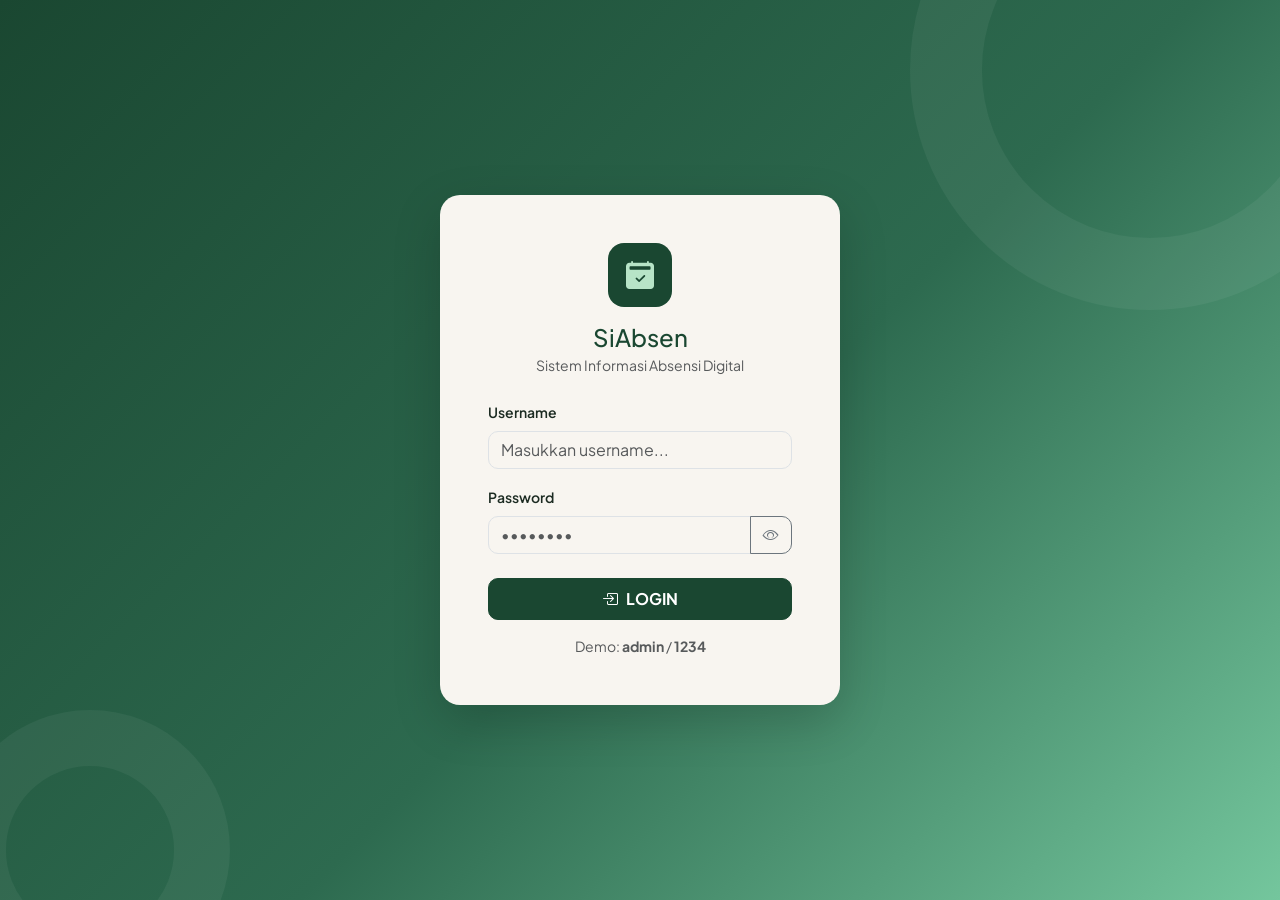
<file: index.html>
<!DOCTYPE html>
<html lang="id">
<head>
  <meta charset="UTF-8" />
  <meta name="viewport" content="width=device-width, initial-scale=1.0" />
  <title>Login — SiAbsen</title>
  <link href="https://cdn.jsdelivr.net/npm/bootstrap@5.3.3/dist/css/bootstrap.min.css" rel="stylesheet" />
  <link href="https://cdn.jsdelivr.net/npm/bootstrap-icons@1.11.3/font/bootstrap-icons.min.css" rel="stylesheet" />
  <link href="https://fonts.googleapis.com/css2?family=Plus+Jakarta+Sans:wght@400;500;600;700;800&family=JetBrains+Mono:wght@400;600&display=swap" rel="stylesheet" />
  <link rel="stylesheet" href="css/custom.css" />
</head>
<body>

<div class="login-page">
  <!-- Bootstrap Card -->
  <div class="card border-0 shadow-lg animate-in" style="width:100%; max-width:400px; border-radius:1.25rem !important; z-index:2;">
    <div class="card-body p-5">

      <!-- Logo -->
      <div class="text-center mb-4">
        <div class="login-icon-wrap mb-3">
          <i class="bi bi-calendar2-check-fill"></i>
        </div>
        <h4 class="fw-black mb-1" style="color:var(--green-dark);">SiAbsen</h4>
        <p class="text-muted small mb-0">Sistem Informasi Absensi Digital</p>
      </div>

      <!-- Alert Error (Bootstrap alert) -->
      <div class="alert alert-danger d-none py-2 small" id="login-error" role="alert"></div>

      <!-- Form -->
      <div class="mb-3">
        <label for="inp-username" class="form-label fw-semibold small">Username</label>
        <input
          type="text"
          class="form-control"
          id="inp-username"
          placeholder="Masukkan username..."
          autocomplete="username"
        />
      </div>

      <div class="mb-4">
        <label for="inp-password" class="form-label fw-semibold small">Password</label>
        <!-- Bootstrap Input Group untuk toggle password -->
        <div class="input-group">
          <input
            type="password"
            class="form-control"
            id="inp-password"
            placeholder="••••••••"
            autocomplete="current-password"
          />
          <button class="btn btn-outline-secondary" type="button" id="toggle-pass">
            <i class="bi bi-eye"></i>
          </button>
        </div>
      </div>

      <!-- Bootstrap btn-primary (warna override via CSS var) -->
      <button
        class="btn btn-primary w-100 fw-bold py-2"
        style="background:var(--green-dark); border-color:var(--green-dark);"
        onclick="handleLogin()"
      >
        <i class="bi bi-box-arrow-in-right me-2"></i>LOGIN
      </button>

      <p class="text-center text-muted small mt-3 mb-0">
        Demo: <strong>admin</strong> / <strong>1234</strong>
      </p>

    </div>
  </div>
</div>

<script src="https://cdn.jsdelivr.net/npm/bootstrap@5.3.3/dist/js/bootstrap.bundle.min.js"></script>
<script src="js/data.js"></script>
<script src="js/auth.js"></script>
</body>
</html>
</file>
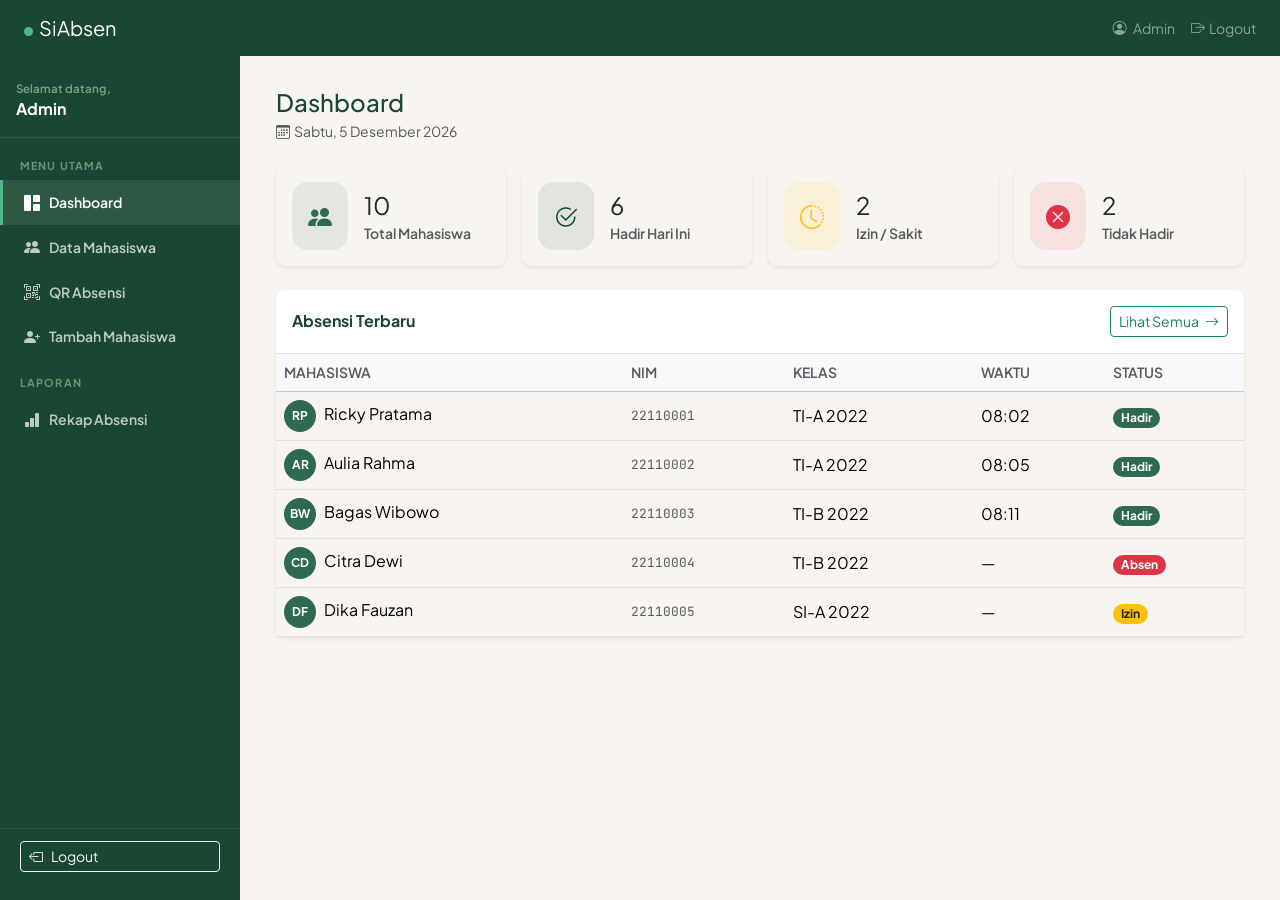
<file: dashboard.html>
<!DOCTYPE html>
<html lang="id">
<head>
  <meta charset="UTF-8" />
  <meta name="viewport" content="width=device-width, initial-scale=1.0" />
  <title>Dashboard — SiAbsen</title>
  <link href="https://cdn.jsdelivr.net/npm/bootstrap@5.3.3/dist/css/bootstrap.min.css" rel="stylesheet" />
  <link href="https://cdn.jsdelivr.net/npm/bootstrap-icons@1.11.3/font/bootstrap-icons.min.css" rel="stylesheet" />
  <link href="https://fonts.googleapis.com/css2?family=Plus+Jakarta+Sans:wght@400;500;600;700;800&family=JetBrains+Mono:wght@400;600&display=swap" rel="stylesheet" />
  <link rel="stylesheet" href="css/custom.css" />
</head>
<body>

<!-- Bootstrap Navbar -->
<nav class="navbar px-4" style="height:var(--topbar-h); background:var(--green-dark);">
  <a class="navbar-brand fw-black text-white" href="dashboard.html">
    <span class="dot"></span>SiAbsen
  </a>
  <div class="d-flex align-items-center gap-3">
    <span class="text-white-50 small">
      <i class="bi bi-person-circle me-1"></i>
      <span id="topbar-username">Admin</span>
    </span>
    <a href="#" class="text-white-50 small text-decoration-none" onclick="handleLogout()">
      <i class="bi bi-box-arrow-right me-1"></i>Logout
    </a>
  </div>
</nav>

<div class="app-shell">
  <div id="sidebar-container"></div>

  <main class="main-content animate-in">

    <!-- Page Heading -->
    <h4 class="fw-black mb-1" style="color:var(--green-dark);">Dashboard</h4>
    <p class="text-muted small mb-4">
      <i class="bi bi-calendar3 me-1"></i><span id="dash-date"></span>
    </p>

    <!-- Stat Cards — Bootstrap Cards dalam grid -->
    <div class="row g-3 mb-4">
      <div class="col-lg-3 col-sm-6">
        <div class="card border-0 shadow-sm h-100">
          <div class="card-body d-flex align-items-center gap-3">
            <div class="rounded-3 p-3 bg-success bg-opacity-10 text-success fs-4">
              <i class="bi bi-people-fill"></i>
            </div>
            <div>
              <div class="fs-4 fw-black" id="stat-total">—</div>
              <div class="text-muted small fw-semibold">Total Mahasiswa</div>
            </div>
          </div>
        </div>
      </div>
      <div class="col-lg-3 col-sm-6">
        <div class="card border-0 shadow-sm h-100">
          <div class="card-body d-flex align-items-center gap-3">
            <div class="rounded-3 p-3 bg-primary bg-opacity-10 text-primary fs-4">
              <i class="bi bi-check2-circle"></i>
            </div>
            <div>
              <div class="fs-4 fw-black" id="stat-hadir">—</div>
              <div class="text-muted small fw-semibold">Hadir Hari Ini</div>
            </div>
          </div>
        </div>
      </div>
      <div class="col-lg-3 col-sm-6">
        <div class="card border-0 shadow-sm h-100">
          <div class="card-body d-flex align-items-center gap-3">
            <div class="rounded-3 p-3 bg-warning bg-opacity-10 text-warning fs-4">
              <i class="bi bi-clock-history"></i>
            </div>
            <div>
              <div class="fs-4 fw-black" id="stat-izin">—</div>
              <div class="text-muted small fw-semibold">Izin / Sakit</div>
            </div>
          </div>
        </div>
      </div>
      <div class="col-lg-3 col-sm-6">
        <div class="card border-0 shadow-sm h-100">
          <div class="card-body d-flex align-items-center gap-3">
            <div class="rounded-3 p-3 bg-danger bg-opacity-10 text-danger fs-4">
              <i class="bi bi-x-circle-fill"></i>
            </div>
            <div>
              <div class="fs-4 fw-black" id="stat-absen">—</div>
              <div class="text-muted small fw-semibold">Tidak Hadir</div>
            </div>
          </div>
        </div>
      </div>
    </div>

    <!-- Tabel Absensi — Bootstrap Table -->
    <div class="card border-0 shadow-sm">
      <div class="card-header bg-white border-bottom d-flex justify-content-between align-items-center py-3">
        <span class="fw-bold" style="color:var(--green-dark);">Absensi Terbaru</span>
        <a href="mahasiswa.html" class="btn btn-sm btn-outline-success">
          Lihat Semua <i class="bi bi-arrow-right ms-1"></i>
        </a>
      </div>
      <div class="table-responsive">
        <table class="table table-hover align-middle mb-0">
          <thead class="table-light">
            <tr>
              <th class="text-uppercase small text-muted fw-semibold">Mahasiswa</th>
              <th class="text-uppercase small text-muted fw-semibold">NIM</th>
              <th class="text-uppercase small text-muted fw-semibold">Kelas</th>
              <th class="text-uppercase small text-muted fw-semibold">Waktu</th>
              <th class="text-uppercase small text-muted fw-semibold">Status</th>
            </tr>
          </thead>
          <tbody id="dash-tbody"></tbody>
        </table>
      </div>
    </div>

  </main>
</div>

<script src="https://cdn.jsdelivr.net/npm/bootstrap@5.3.3/dist/js/bootstrap.bundle.min.js"></script>
<script src="js/data.js"></script>
<script src="js/auth.js"></script>
<script src="js/app.js"></script>
<script>
  loadSidebar();
  populateTopbarUser();
  initDashboard();
</script>
</body>
</html>
</file>
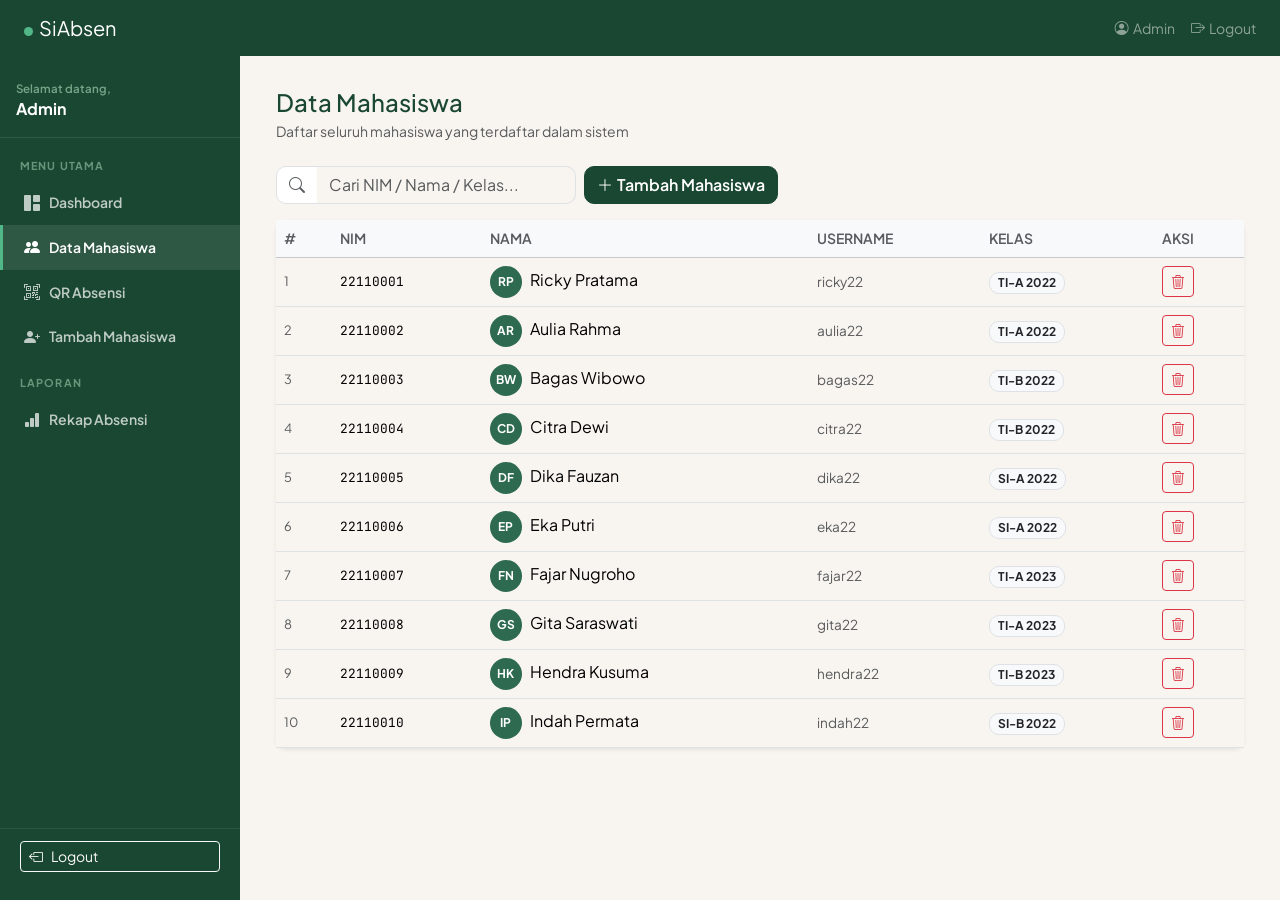
<file: mahasiswa.html>
<!DOCTYPE html>
<html lang="id">
<head>
  <meta charset="UTF-8" />
  <meta name="viewport" content="width=device-width, initial-scale=1.0" />
  <title>Data Mahasiswa — SiAbsen</title>
  <link href="https://cdn.jsdelivr.net/npm/bootstrap@5.3.3/dist/css/bootstrap.min.css" rel="stylesheet" />
  <link href="https://cdn.jsdelivr.net/npm/bootstrap-icons@1.11.3/font/bootstrap-icons.min.css" rel="stylesheet" />
  <link href="https://fonts.googleapis.com/css2?family=Plus+Jakarta+Sans:wght@400;500;600;700;800&family=JetBrains+Mono:wght@400;600&display=swap" rel="stylesheet" />
  <link rel="stylesheet" href="css/custom.css" />
</head>
<body>

<nav class="navbar px-4" style="height:var(--topbar-h); background:var(--green-dark);">
  <a class="navbar-brand fw-black text-white" href="dashboard.html">
    <span class="dot"></span>SiAbsen
  </a>
  <div class="d-flex align-items-center gap-3">
    <span class="text-white-50 small"><i class="bi bi-person-circle me-1"></i><span id="topbar-username">Admin</span></span>
    <a href="#" class="text-white-50 small text-decoration-none" onclick="handleLogout()"><i class="bi bi-box-arrow-right me-1"></i>Logout</a>
  </div>
</nav>

<div class="app-shell">
  <div id="sidebar-container"></div>

  <main class="main-content animate-in">
    <h4 class="fw-black mb-1" style="color:var(--green-dark);">Data Mahasiswa</h4>
    <p class="text-muted small mb-4">Daftar seluruh mahasiswa yang terdaftar dalam sistem</p>

    <!-- Toolbar: Bootstrap Input Group + btn -->
    <div class="d-flex flex-wrap gap-2 mb-3 align-items-center">
      <div class="input-group" style="max-width:300px;">
        <span class="input-group-text bg-white"><i class="bi bi-search text-muted"></i></span>
        <input
          type="text"
          class="form-control border-start-0"
          placeholder="Cari NIM / Nama / Kelas..."
          oninput="onSearchMhs(this.value)"
        />
      </div>
      <a href="register.html" class="btn btn-success fw-semibold" style="background:var(--green-dark); border-color:var(--green-dark);">
        <i class="bi bi-plus-lg me-1"></i>Tambah Mahasiswa
      </a>
    </div>

    <!-- Bootstrap Table -->
    <div class="card border-0 shadow-sm">
      <div class="table-responsive">
        <table class="table table-hover align-middle mb-0">
          <thead class="table-light">
            <tr>
              <th class="text-uppercase small text-muted fw-semibold">#</th>
              <th class="text-uppercase small text-muted fw-semibold">NIM</th>
              <th class="text-uppercase small text-muted fw-semibold">Nama</th>
              <th class="text-uppercase small text-muted fw-semibold">Username</th>
              <th class="text-uppercase small text-muted fw-semibold">Kelas</th>
              <th class="text-uppercase small text-muted fw-semibold">Aksi</th>
            </tr>
          </thead>
          <tbody id="mhs-tbody"></tbody>
        </table>
      </div>
    </div>

  </main>
</div>

<script src="https://cdn.jsdelivr.net/npm/bootstrap@5.3.3/dist/js/bootstrap.bundle.min.js"></script>
<script src="js/data.js"></script>
<script src="js/auth.js"></script>
<script src="js/app.js"></script>
<script>
  loadSidebar();
  populateTopbarUser();
  initMahasiswaPage();
</script>
</body>
</html>
</file>
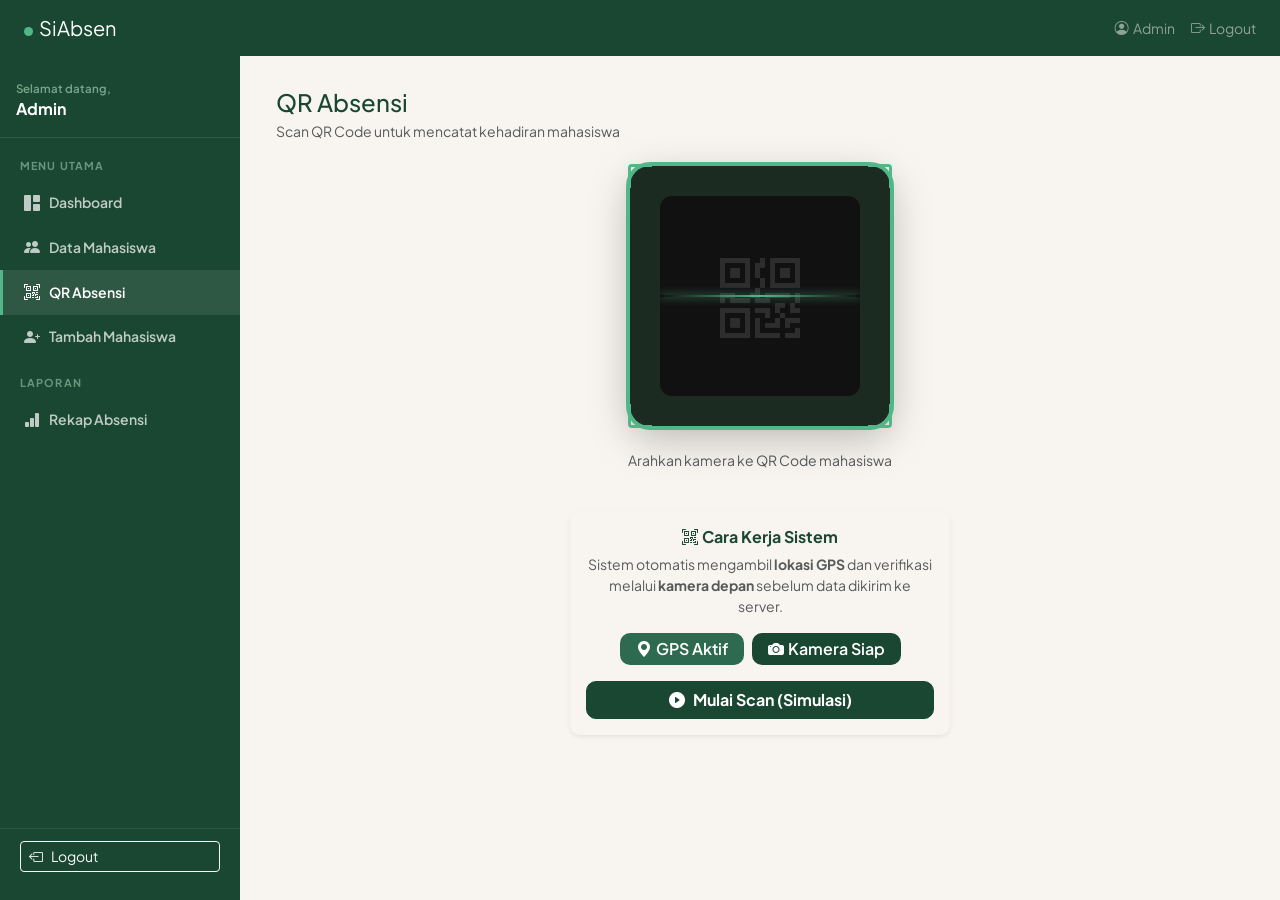
<file: qrscan.html>
<!DOCTYPE html>
<html lang="id">
<head>
  <meta charset="UTF-8" />
  <meta name="viewport" content="width=device-width, initial-scale=1.0" />
  <title>QR Absensi — SiAbsen</title>
  <link href="https://cdn.jsdelivr.net/npm/bootstrap@5.3.3/dist/css/bootstrap.min.css" rel="stylesheet" />
  <link href="https://cdn.jsdelivr.net/npm/bootstrap-icons@1.11.3/font/bootstrap-icons.min.css" rel="stylesheet" />
  <link href="https://fonts.googleapis.com/css2?family=Plus+Jakarta+Sans:wght@400;500;600;700;800&family=JetBrains+Mono:wght@400;600&display=swap" rel="stylesheet" />
  <link rel="stylesheet" href="css/custom.css" />
</head>
<body>

<nav class="navbar px-4" style="height:var(--topbar-h); background:var(--green-dark);">
  <a class="navbar-brand fw-black text-white" href="dashboard.html">
    <span class="dot"></span>SiAbsen
  </a>
  <div class="d-flex align-items-center gap-3">
    <span class="text-white-50 small"><i class="bi bi-person-circle me-1"></i><span id="topbar-username">Admin</span></span>
    <a href="#" class="text-white-50 small text-decoration-none" onclick="handleLogout()"><i class="bi bi-box-arrow-right me-1"></i>Logout</a>
  </div>
</nav>

<div class="app-shell">
  <div id="sidebar-container"></div>

  <main class="main-content animate-in">
    <h4 class="fw-black mb-1" style="color:var(--green-dark);">QR Absensi</h4>
    <p class="text-muted small mb-4">Scan QR Code untuk mencatat kehadiran mahasiswa</p>

    <div class="d-flex flex-column align-items-center gap-4">

      <!-- QR Frame -->
      <div class="qr-frame-outer">
        <div class="qr-corner tl"></div>
        <div class="qr-corner tr"></div>
        <div class="qr-corner bl"></div>
        <div class="qr-corner br"></div>
        <div class="qr-frame-inner">
          <div class="qr-scan-line"></div>
          <i class="bi bi-qr-code" style="font-size:5rem; color:rgba(255,255,255,0.12);"></i>
        </div>
      </div>

      <p class="text-muted small text-center">Arahkan kamera ke QR Code mahasiswa</p>

      <!-- Bootstrap Card untuk info -->
      <div class="card border-0 shadow-sm" style="max-width:380px; width:100%;">
        <div class="card-body text-center">
          <h6 class="fw-bold mb-2" style="color:var(--green-dark);">
            <i class="bi bi-qr-code-scan me-1"></i>Cara Kerja Sistem
          </h6>
          <p class="text-muted small mb-3">
            Sistem otomatis mengambil <strong>lokasi GPS</strong> dan verifikasi melalui
            <strong>kamera depan</strong> sebelum data dikirim ke server.
          </p>

          <!-- Bootstrap Badges untuk status -->
          <div class="d-flex justify-content-center gap-2 mb-3">
            <span class="badge text-bg-success fs-6 fw-semibold px-3 py-2">
              <i class="bi bi-geo-alt-fill me-1"></i>GPS Aktif
            </span>
            <span class="badge text-bg-primary fs-6 fw-semibold px-3 py-2">
              <i class="bi bi-camera-fill me-1"></i>Kamera Siap
            </span>
          </div>

          <!-- Bootstrap Button trigger modal -->
          <button
            class="btn btn-success w-100 fw-bold"
            style="background:var(--green-dark); border-color:var(--green-dark);"
            onclick="simulateScan()"
          >
            <i class="bi bi-play-circle-fill me-2"></i>Mulai Scan (Simulasi)
          </button>
        </div>
      </div>

    </div>
  </main>
</div>

<!-- Bootstrap Modal (native, bukan custom) -->
<div class="modal fade" id="scanModal" tabindex="-1" aria-labelledby="scanModalLabel" aria-hidden="true">
  <div class="modal-dialog modal-dialog-centered">
    <div class="modal-content border-0 shadow-lg rounded-4">
      <div class="modal-body text-center p-5">
        <div class="fs-1 mb-3">✅</div>
        <h5 class="fw-black modal-title mb-1" id="scanModalLabel" style="color:var(--green-dark);">
          Absensi Berhasil!
        </h5>
        <p class="text-muted small mb-3">
          Kehadiran <strong id="modal-name">—</strong> telah tercatat.<br/>
          Lokasi GPS & verifikasi wajah berhasil.
        </p>
        <!-- Bootstrap List Group untuk detail info -->
        <ul class="list-group list-group-flush text-start small mb-4">
          <li class="list-group-item d-flex justify-content-between px-0">
            <span class="text-muted">NIM</span>
            <span class="fw-semibold nim" id="modal-nim">—</span>
          </li>
          <li class="list-group-item d-flex justify-content-between px-0">
            <span class="text-muted">Waktu</span>
            <span class="fw-semibold" id="modal-time">—</span>
          </li>
          <li class="list-group-item d-flex justify-content-between px-0">
            <span class="text-muted">Lokasi</span>
            <span class="fw-semibold">📍 Kampus Utama</span>
          </li>
        </ul>
        <button
          class="btn btn-success w-100 fw-bold"
          style="background:var(--green-dark); border-color:var(--green-dark);"
          data-bs-dismiss="modal"
        >
          Tutup
        </button>
      </div>
    </div>
  </div>
</div>

<script src="https://cdn.jsdelivr.net/npm/bootstrap@5.3.3/dist/js/bootstrap.bundle.min.js"></script>
<script src="js/data.js"></script>
<script src="js/auth.js"></script>
<script src="js/app.js"></script>
<script>
  loadSidebar();
  populateTopbarUser();
</script>
</body>
</html>
</file>
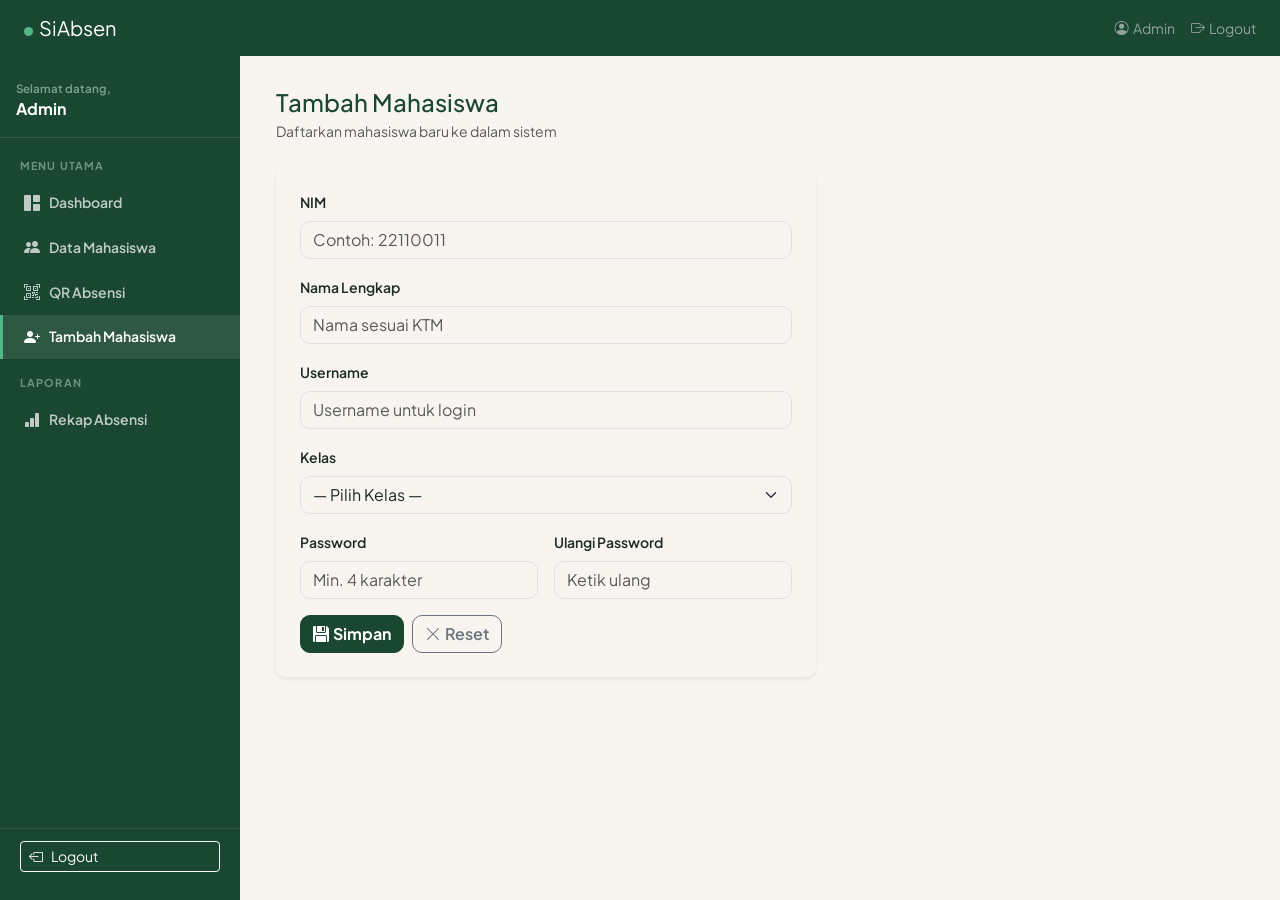
<file: register.html>
<!DOCTYPE html>
<html lang="id">
<head>
  <meta charset="UTF-8" />
  <meta name="viewport" content="width=device-width, initial-scale=1.0" />
  <title>Tambah Mahasiswa — SiAbsen</title>
  <link href="https://cdn.jsdelivr.net/npm/bootstrap@5.3.3/dist/css/bootstrap.min.css" rel="stylesheet" />
  <link href="https://cdn.jsdelivr.net/npm/bootstrap-icons@1.11.3/font/bootstrap-icons.min.css" rel="stylesheet" />
  <link href="https://fonts.googleapis.com/css2?family=Plus+Jakarta+Sans:wght@400;500;600;700;800&family=JetBrains+Mono:wght@400;600&display=swap" rel="stylesheet" />
  <link rel="stylesheet" href="css/custom.css" />
</head>
<body>

<nav class="navbar px-4" style="height:var(--topbar-h); background:var(--green-dark);">
  <a class="navbar-brand fw-black text-white" href="dashboard.html">
    <span class="dot"></span>SiAbsen
  </a>
  <div class="d-flex align-items-center gap-3">
    <span class="text-white-50 small"><i class="bi bi-person-circle me-1"></i><span id="topbar-username">Admin</span></span>
    <a href="#" class="text-white-50 small text-decoration-none" onclick="handleLogout()"><i class="bi bi-box-arrow-right me-1"></i>Logout</a>
  </div>
</nav>

<div class="app-shell">
  <div id="sidebar-container"></div>

  <main class="main-content animate-in">
    <h4 class="fw-black mb-1" style="color:var(--green-dark);">Tambah Mahasiswa</h4>
    <p class="text-muted small mb-4">Daftarkan mahasiswa baru ke dalam sistem</p>

    <!-- Bootstrap Alert (hidden by default) -->
    <div class="alert alert-danger d-none py-2 small" id="reg-error" role="alert"></div>
    <div class="alert alert-success d-none py-2 small" id="reg-success" role="alert"></div>

    <!-- Bootstrap Card + Form -->
    <div class="card border-0 shadow-sm" style="max-width:540px;">
      <div class="card-body p-4">

        <div class="mb-3">
          <label for="reg-nim" class="form-label fw-semibold small">NIM</label>
          <input type="text" class="form-control" id="reg-nim" placeholder="Contoh: 22110011" />
        </div>

        <div class="mb-3">
          <label for="reg-nama" class="form-label fw-semibold small">Nama Lengkap</label>
          <input type="text" class="form-control" id="reg-nama" placeholder="Nama sesuai KTM" />
        </div>

        <div class="mb-3">
          <label for="reg-username" class="form-label fw-semibold small">Username</label>
          <input type="text" class="form-control" id="reg-username" placeholder="Username untuk login" />
        </div>

        <div class="mb-3">
          <label for="reg-kelas" class="form-label fw-semibold small">Kelas</label>
          <!-- Bootstrap Select -->
          <select class="form-select" id="reg-kelas">
            <option value="">— Pilih Kelas —</option>
            <option>TI-A 2022</option>
            <option>TI-B 2022</option>
            <option>TI-A 2023</option>
            <option>TI-B 2023</option>
            <option>SI-A 2022</option>
            <option>SI-B 2022</option>
            <option>SI-A 2023</option>
            <option>SI-B 2023</option>
          </select>
        </div>

        <!-- Bootstrap Row untuk dua kolom -->
        <div class="row g-3 mb-3">
          <div class="col-6">
            <label for="reg-password" class="form-label fw-semibold small">Password</label>
            <input type="password" class="form-control" id="reg-password" placeholder="Min. 4 karakter" />
          </div>
          <div class="col-6">
            <label for="reg-repassword" class="form-label fw-semibold small">Ulangi Password</label>
            <input type="password" class="form-control" id="reg-repassword" placeholder="Ketik ulang" />
          </div>
        </div>

        <!-- Bootstrap Button Group -->
        <div class="d-flex gap-2">
          <button
            class="btn btn-success fw-bold"
            style="background:var(--green-dark); border-color:var(--green-dark);"
            onclick="handleRegister()"
          >
            <i class="bi bi-floppy-fill me-1"></i>Simpan
          </button>
          <button class="btn btn-outline-secondary fw-semibold" onclick="clearRegForm()">
            <i class="bi bi-x-lg me-1"></i>Reset
          </button>
        </div>

      </div>
    </div>

  </main>
</div>

<script src="https://cdn.jsdelivr.net/npm/bootstrap@5.3.3/dist/js/bootstrap.bundle.min.js"></script>
<script src="js/data.js"></script>
<script src="js/auth.js"></script>
<script src="js/app.js"></script>
<script>
  loadSidebar();
  populateTopbarUser();
</script>
</body>
</html>
</file>
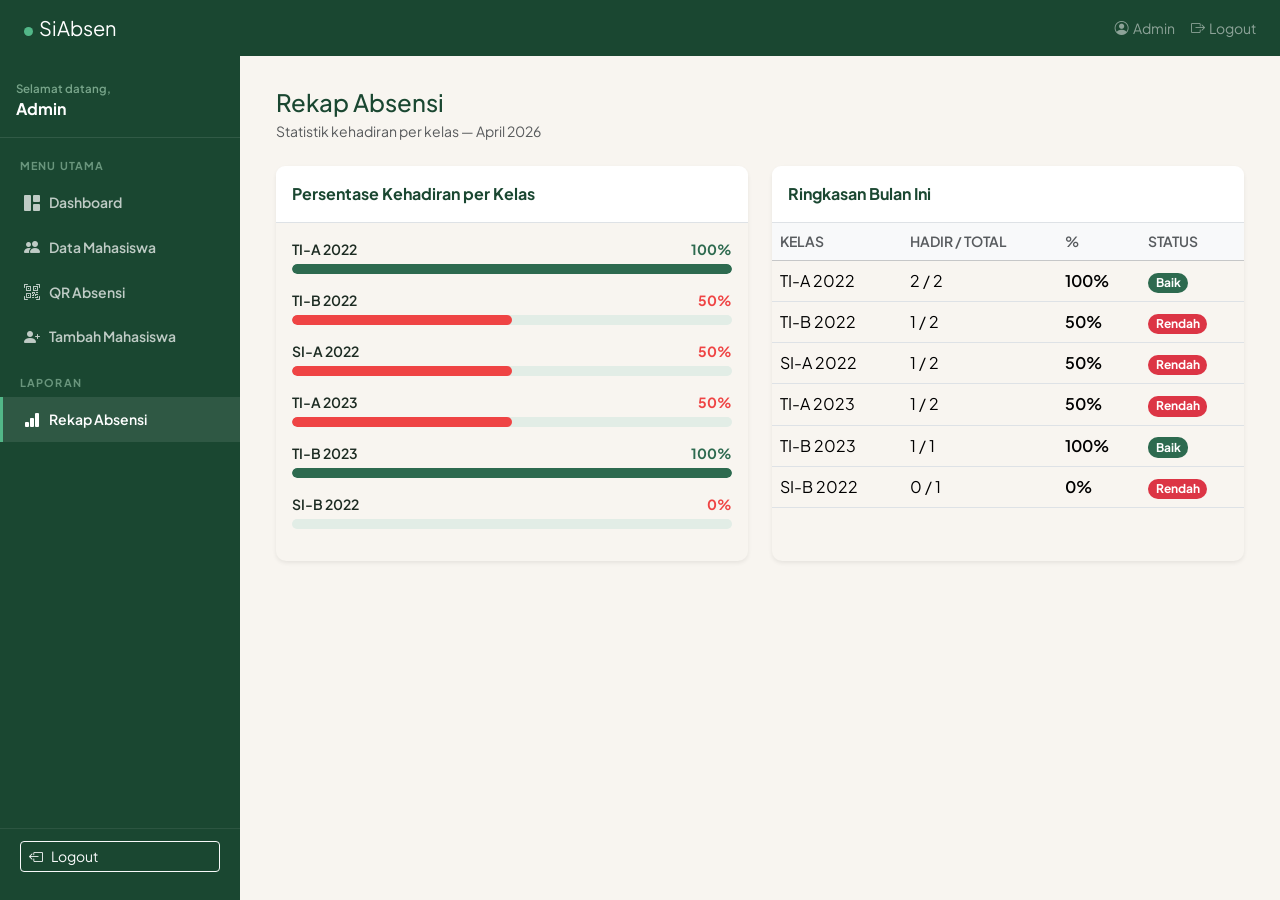
<file: rekap.html>
<!DOCTYPE html>
<html lang="id">
<head>
  <meta charset="UTF-8" />
  <meta name="viewport" content="width=device-width, initial-scale=1.0" />
  <title>Rekap Absensi — SiAbsen</title>
  <link href="https://cdn.jsdelivr.net/npm/bootstrap@5.3.3/dist/css/bootstrap.min.css" rel="stylesheet" />
  <link href="https://cdn.jsdelivr.net/npm/bootstrap-icons@1.11.3/font/bootstrap-icons.min.css" rel="stylesheet" />
  <link href="https://fonts.googleapis.com/css2?family=Plus+Jakarta+Sans:wght@400;500;600;700;800&family=JetBrains+Mono:wght@400;600&display=swap" rel="stylesheet" />
  <link rel="stylesheet" href="css/custom.css" />
</head>
<body>

<nav class="navbar px-4" style="height:var(--topbar-h); background:var(--green-dark);">
  <a class="navbar-brand fw-black text-white" href="dashboard.html">
    <span class="dot"></span>SiAbsen
  </a>
  <div class="d-flex align-items-center gap-3">
    <span class="text-white-50 small"><i class="bi bi-person-circle me-1"></i><span id="topbar-username">Admin</span></span>
    <a href="#" class="text-white-50 small text-decoration-none" onclick="handleLogout()"><i class="bi bi-box-arrow-right me-1"></i>Logout</a>
  </div>
</nav>

<div class="app-shell">
  <div id="sidebar-container"></div>

  <main class="main-content animate-in">
    <h4 class="fw-black mb-1" style="color:var(--green-dark);">Rekap Absensi</h4>
    <p class="text-muted small mb-4">Statistik kehadiran per kelas — April 2026</p>

    <div class="row g-4">

      <!-- Bar Chart Card -->
      <div class="col-lg-6">
        <div class="card border-0 shadow-sm h-100">
          <div class="card-header bg-white border-bottom py-3">
            <span class="fw-bold" style="color:var(--green-dark);">Persentase Kehadiran per Kelas</span>
          </div>
          <div class="card-body" id="chart-bars">
            <!-- populated by app.js -->
          </div>
        </div>
      </div>

      <!-- Summary Table Card -->
      <div class="col-lg-6">
        <div class="card border-0 shadow-sm h-100">
          <div class="card-header bg-white border-bottom py-3">
            <span class="fw-bold" style="color:var(--green-dark);">Ringkasan Bulan Ini</span>
          </div>
          <!-- Bootstrap Table Striped -->
          <div class="table-responsive">
            <table class="table table-hover align-middle mb-0">
              <thead class="table-light">
                <tr>
                  <th class="text-uppercase small text-muted fw-semibold">Kelas</th>
                  <th class="text-uppercase small text-muted fw-semibold">Hadir / Total</th>
                  <th class="text-uppercase small text-muted fw-semibold">%</th>
                  <th class="text-uppercase small text-muted fw-semibold">Status</th>
                </tr>
              </thead>
              <tbody id="rekap-tbody"></tbody>
            </table>
          </div>
        </div>
      </div>

    </div>
  </main>
</div>

<script src="https://cdn.jsdelivr.net/npm/bootstrap@5.3.3/dist/js/bootstrap.bundle.min.js"></script>
<script src="js/data.js"></script>
<script src="js/auth.js"></script>
<script src="js/app.js"></script>
<script>
  loadSidebar();
  populateTopbarUser();
  initRekapPage();
</script>
</body>
</html>
</file>
<file: css/custom.css>
/* ============================================================
   custom.css — Override & Extend Bootstrap
   Hanya untuk hal yang Bootstrap tidak bisa handle sendiri.
   SiAbsen | Sistem Informasi Absensi Digital
   ============================================================ */

/* ── Bootstrap Color Override via CSS Variables ── */
:root {
  --bs-primary:        #1a4731;
  --bs-primary-rgb:    26, 71, 49;
  --bs-success:        #2d6a4f;
  --bs-success-rgb:    45, 106, 79;
  --bs-body-font-family: 'Plus Jakarta Sans', sans-serif;
  --bs-body-bg:        #f8f5f0;
  --bs-body-color:     #1c2b22;
  --bs-border-radius:  0.625rem;
  --bs-border-radius-lg: 1rem;
  --bs-border-radius-xl: 1.25rem;
  --bs-card-border-radius: 1rem;
  --bs-card-box-shadow: 0 4px 24px rgba(26,71,49,0.10);

  /* App-specific tokens tidak ada di Bootstrap */
  --sidebar-w:    240px;
  --topbar-h:     56px;
  --green-pale:   #d8f3dc;
  --green-dark:   #1a4731;
  --green-mid:    #2d6a4f;
  --green-light:  #52b788;
  --font-mono:    'JetBrains Mono', monospace;
}

/* ── Global ── */
body { -webkit-font-smoothing: antialiased; }

/* ── Navbar brand dot ── */
.navbar-brand .dot {
  display: inline-block;
  width: 9px; height: 9px;
  background: var(--green-light);
  border-radius: 50%;
  margin-right: 6px;
}

/* ── Sidebar (Bootstrap tidak punya sidebar layout) ── */
.sidebar {
  width: var(--sidebar-w);
  min-height: calc(100vh - var(--topbar-h));
  background: var(--green-dark);
  display: flex;
  flex-direction: column;
  flex-shrink: 0;
  padding: 1.5rem 0 1rem;
}
.sidebar-section {
  font-size: 0.68rem;
  font-weight: 700;
  letter-spacing: 1.1px;
  text-transform: uppercase;
  color: rgba(183,228,199,0.5);
  padding: 0 1.25rem;
  margin: 1rem 0 0.35rem;
}
.sidebar .nav-link {
  color: rgba(255,255,255,0.72);
  font-size: 0.875rem;
  font-weight: 600;
  padding: 0.65rem 1.25rem;
  border-left: 3px solid transparent;
  border-radius: 0;
  display: flex;
  align-items: center;
  gap: 0.5rem;
  transition: all 0.18s;
}
.sidebar .nav-link:hover,
.sidebar .nav-link.active {
  background: rgba(255,255,255,0.09);
  color: #fff;
  border-left-color: var(--green-light);
}
.sidebar .nav-link i { width: 18px; text-align: center; font-size: 1rem; }
.sidebar-footer {
  margin-top: auto;
  padding: 0.75rem 1.25rem;
  border-top: 1px solid rgba(255,255,255,0.08);
}

/* ── App Shell Layout ── */
.app-shell {
  display: flex;
  min-height: calc(100vh - var(--topbar-h));
}
.main-content {
  flex: 1;
  padding: 2rem 2.25rem;
  overflow-y: auto;
  min-width: 0; /* fix flex overflow */
}

/* ── Login Page Background ── */
.login-page {
  min-height: 100vh;
  background: linear-gradient(135deg, var(--green-dark) 0%, var(--green-mid) 55%, #74c69d 100%);
  display: flex;
  align-items: center;
  justify-content: center;
  position: relative;
  overflow: hidden;
}
.login-page::before {
  content: '';
  position: absolute;
  width: 480px; height: 480px;
  border-radius: 50%;
  border: 72px solid rgba(255,255,255,0.05);
  top: -170px; right: -110px;
  pointer-events: none;
}
.login-page::after {
  content: '';
  position: absolute;
  width: 280px; height: 280px;
  border-radius: 50%;
  border: 56px solid rgba(255,255,255,0.05);
  bottom: -90px; left: -50px;
  pointer-events: none;
}
.login-icon-wrap {
  width: 64px; height: 64px;
  background: var(--green-dark);
  border-radius: 1rem;
  display: inline-flex;
  align-items: center;
  justify-content: center;
  font-size: 1.75rem;
  color: #b7e4c7;
}

/* ── QR Scanner ── */
.qr-frame-outer {
  width: 260px; height: 260px;
  border-radius: 1.25rem;
  background: #1c2b22;
  position: relative;
  box-shadow: 0 0 0 4px var(--green-light), 0 12px 40px rgba(0,0,0,0.25);
  display: flex; align-items: center; justify-content: center;
}
.qr-frame-inner {
  width: 200px; height: 200px;
  border-radius: 0.75rem;
  background: #111;
  position: relative;
  overflow: hidden;
  display: flex; align-items: center; justify-content: center;
}
.qr-scan-line {
  position: absolute;
  width: 100%; height: 2px;
  background: linear-gradient(90deg, transparent, var(--green-light), transparent);
  animation: scanAnim 2s linear infinite;
  box-shadow: 0 0 8px var(--green-light);
}
@keyframes scanAnim { 0% { top: 0; } 100% { top: 100%; } }
.qr-corner {
  position: absolute;
  width: 24px; height: 24px;
  border-color: var(--green-light);
  border-style: solid;
}
.qr-corner.tl { top:-2px; left:-2px;   border-width:3px 0 0 3px; border-radius:4px 0 0 0; }
.qr-corner.tr { top:-2px; right:-2px;  border-width:3px 3px 0 0; border-radius:0 4px 0 0; }
.qr-corner.bl { bottom:-2px; left:-2px;  border-width:0 0 3px 3px; border-radius:0 0 0 4px; }
.qr-corner.br { bottom:-2px; right:-2px; border-width:0 3px 3px 0; border-radius:0 0 4px 0; }

/* ── Rekap Bar Chart ── */
.bar-track {
  background: #e2ede6;
  border-radius: 99px;
  height: 10px;
  overflow: hidden;
}
.bar-fill {
  height: 100%;
  border-radius: 99px;
  transition: width 0.8s ease;
}

/* ── Monospace NIM ── */
.nim { font-family: var(--font-mono); font-size: 0.8rem; }

/* ── Animate in ── */
@keyframes slideUp {
  from { opacity: 0; transform: translateY(20px); }
  to   { opacity: 1; transform: translateY(0); }
}
.animate-in { animation: slideUp 0.4s cubic-bezier(0.22,1,0.36,1) both; }

/* ── Responsive ── */
@media (max-width: 768px) {
  .sidebar { display: none; }
  .main-content { padding: 1.25rem 1rem; }
}
</file>
